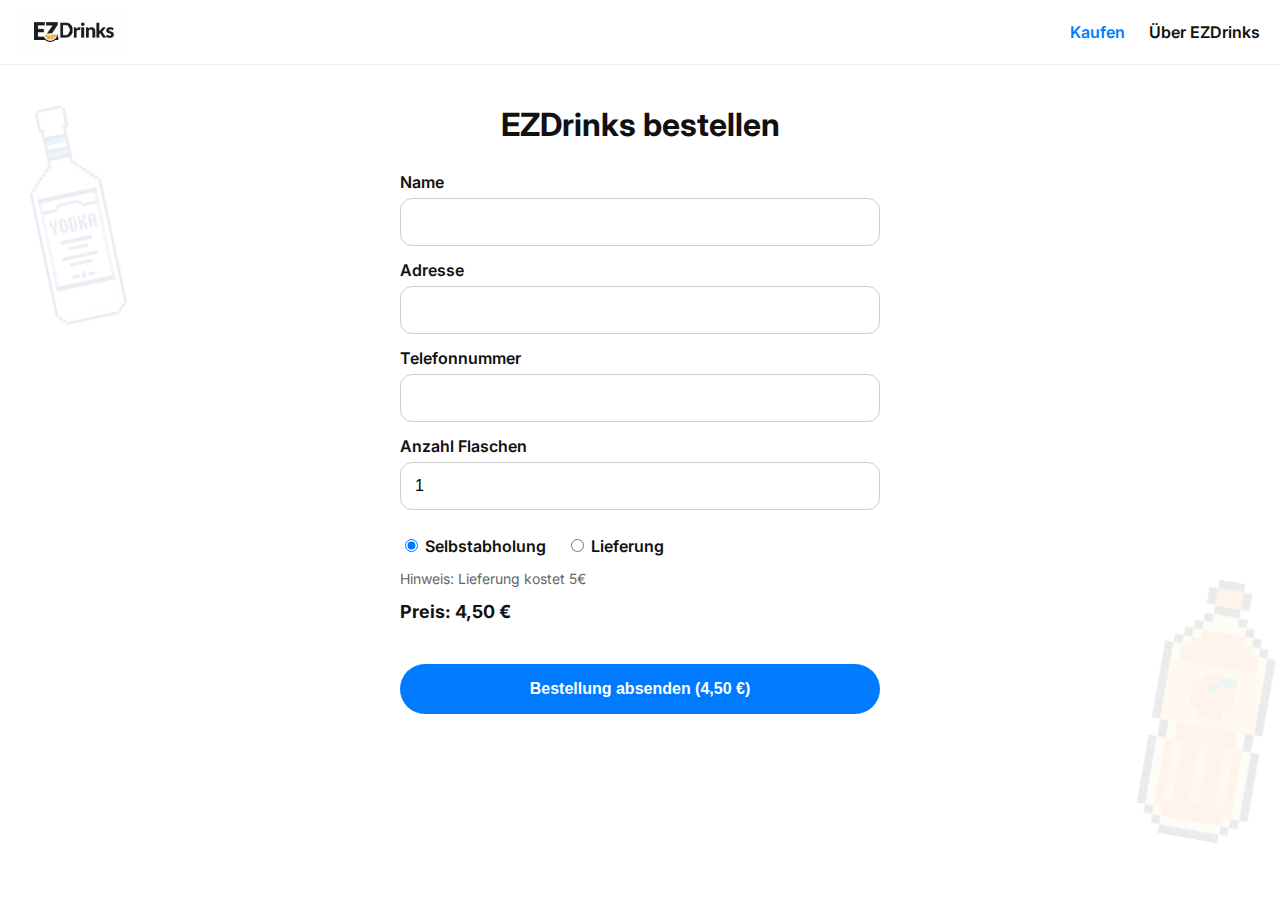
<file: index.html>
<!DOCTYPE html>
<html lang="de">
<head>
  <meta charset="UTF-8">
  <title>EZDrinks – Bestellen</title>
  <meta name="viewport" content="width=device-width, initial-scale=1.0">
  <link rel="icon" type="image/x-icon" href="favicon.ico">
  <link href="https://fonts.googleapis.com/css2?family=Inter:wght@400;600;700&display=swap" rel="stylesheet">
  <link rel="stylesheet" href="style.css">
</head>

<body class="bg-drinks">

  <!-- NAVBAR -->
  <nav class="navbar">
    <img src="EZDrinks.png" class="nav-logo" alt="EZDrinks Logo">
    <div class="nav-links">
      <a href="index.html" class="active">Kaufen</a>
      <a href="about.html">Über EZDrinks</a>
    </div>
  </nav>

  <!-- CONTENT -->
  <main class="container">
    <h1 class="title">EZDrinks bestellen</h1>

    <form action="https://formsubmit.co/ezdrinksshop@gmail.com" method="POST">

      <label>Name</label>
      <input type="text" name="name" required>

      <label>Adresse</label>
      <input type="text" name="adresse" required>

      <label>Telefonnummer</label>
      <input type="tel" name="telefon" required>

      <label>Anzahl Flaschen</label>
      <input type="number" id="flaschen" name="flaschen" min="1" value="1" required>

      <div class="radio-group">
        <label>
          <input type="radio" name="lieferart" value="Selbstabholung" checked>
          Selbstabholung
        </label>
        <label>
          <input type="radio" name="lieferart" value="Lieferung">
          Lieferung
        </label>
      </div>

      <p class="hint">Hinweis: Lieferung kostet 5€</p>
      <p class="price">Preis: <span id="preis">4,50 €</span></p>

      <button type="submit" id="orderButton">
        Bestellung absenden (4,50 €)
      </button>

    </form>
  </main>

  <script>
    const pricePerBottle = 4.5;
    const deliveryCost = 5;

    const bottleInput = document.getElementById("flaschen");
    const priceText = document.getElementById("preis");
    const orderButton = document.getElementById("orderButton");
    const radios = document.querySelectorAll('input[name="lieferart"]');

    function updatePrice() {
      let total = bottleInput.value * pricePerBottle;
      if (document.querySelector('input[name="lieferart"]:checked').value === "Lieferung") {
        total += deliveryCost;
      }
      const formatted = total.toFixed(2).replace(".", ",") + " €";
      priceText.textContent = formatted;
      orderButton.textContent = `Bestellung absenden (${formatted})`;
    }

    bottleInput.addEventListener("input", updatePrice);
    radios.forEach(r => r.addEventListener("change", updatePrice));
    updatePrice();
  </script>

</body>
</html>
</file>
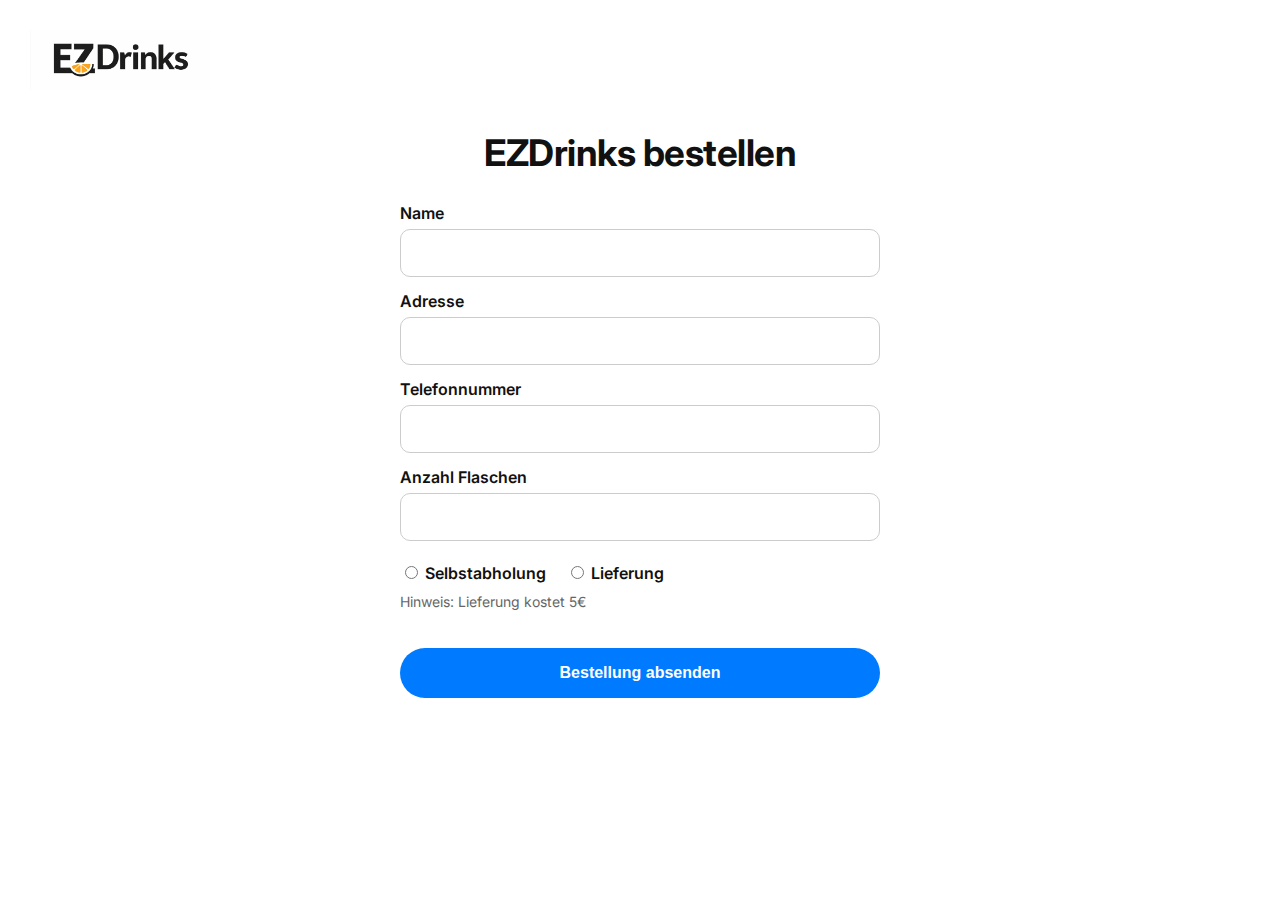
<file: EZDrinks/EZDrinks/index.html>
<!DOCTYPE html>
<html lang="de">
<head>
  <meta charset="UTF-8">
  <title>EZDrinks – Bestellen</title>

  <!-- Mobile scaling -->
  <meta name="viewport" content="width=device-width, initial-scale=1.0">

  <!-- Google Font -->
  <link href="https://fonts.googleapis.com/css2?family=Inter:wght@400;600;700&display=swap" rel="stylesheet">

  <link rel="stylesheet" href="style.css">
  <link rel="icon" type="image/x-icon" href="favicon.ico">
</head>
<body>

  <!-- Logo -->
  <img src="EZDrinks.png" alt="EZDrinks Logo" class="logo">

  <!-- Content -->
  <main class="container">

    <h1 class="title">EZDrinks bestellen</h1>

    <form action="https://formsubmit.co/ezdrinksshop@gmail.com" method="POST">

      <label>Name</label>
      <input type="text" name="name" required>

      <label>Adresse</label>
      <input type="text" name="adresse" required>

      <label>Telefonnummer</label>
      <input type="tel" name="telefon" required>

      <label>Anzahl Flaschen</label>
      <input type="number" name="flaschen" min="1" required>

      <div class="radio-group">
        <label><input type="radio" name="lieferart" value="Selbstabholung" required> Selbstabholung</label>
        <label><input type="radio" name="lieferart" value="Lieferung"> Lieferung</label>
      </div>

      <p class="hint">Hinweis: Lieferung kostet 5€</p>

      <button type="submit">Bestellung absenden</button>

    </form>

  </main>

</body>
</html>
</file>
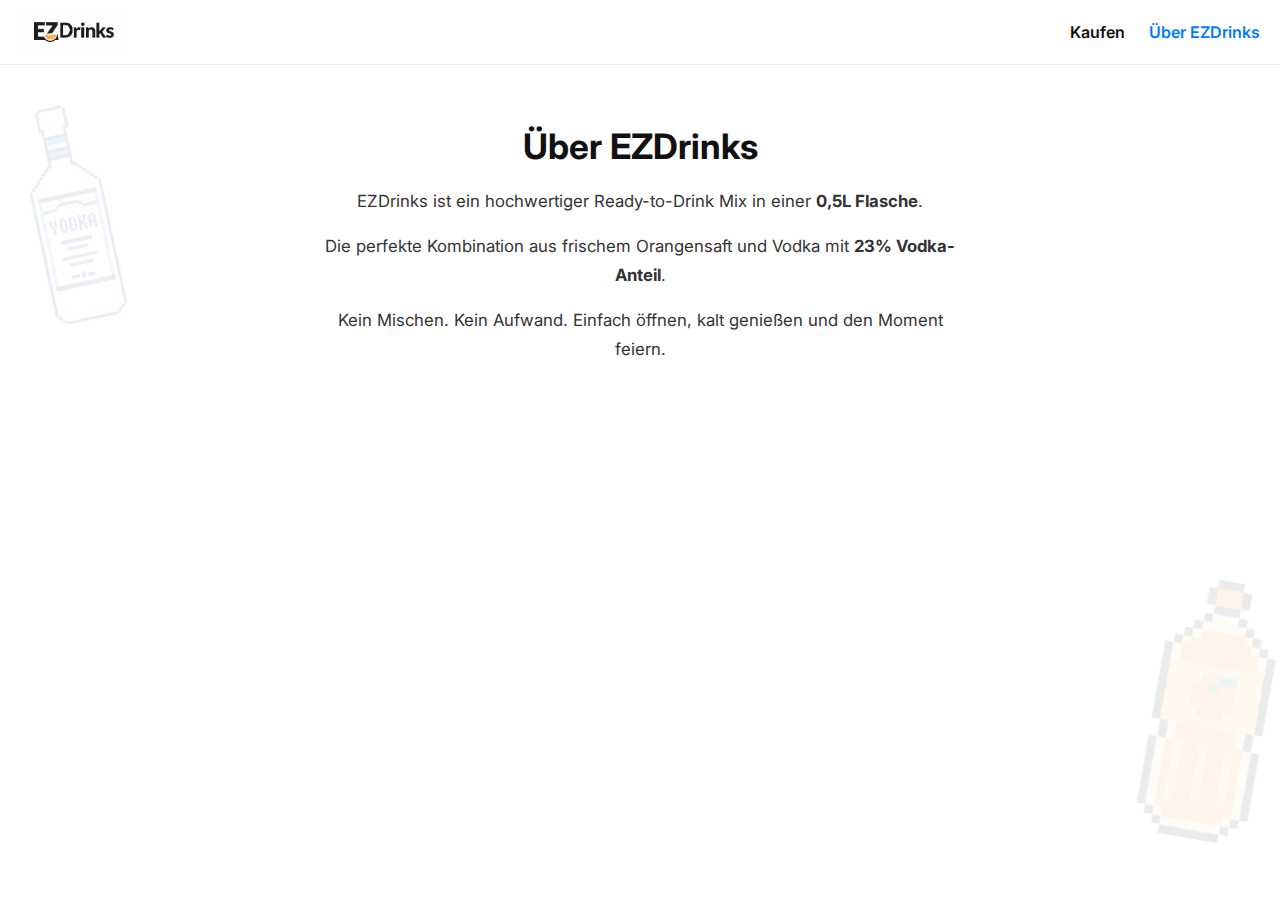
<file: about.html>
<!DOCTYPE html>
<html lang="de">
<head>
  <meta charset="UTF-8">
  <title>EZDrinks – Über EZDrinks</title>
  <meta name="viewport" content="width=device-width, initial-scale=1.0">
  <link rel="icon" type="image/x-icon" href="favicon.ico">
  <link href="https://fonts.googleapis.com/css2?family=Inter:wght@400;600;700&display=swap" rel="stylesheet">
  <link rel="stylesheet" href="style.css">
</head>

<body class="bg-drinks">

  <!-- NAVBAR -->
  <nav class="navbar">
    <img src="EZDrinks.png" class="nav-logo" alt="EZDrinks Logo">
    <div class="nav-links">
      <a href="index.html">Kaufen</a>
      <a href="about.html" class="active">Über EZDrinks</a>
    </div>
  </nav>

  <!-- ABOUT -->
  <section class="about-page">
    <h1>Über EZDrinks</h1>

    <p>
      EZDrinks ist ein hochwertiger Ready-to-Drink Mix in einer
      <strong>0,5L Flasche</strong>.
    </p>

    <p>
      Die perfekte Kombination aus frischem Orangensaft und Vodka mit
      <strong>23% Vodka-Anteil</strong>.
    </p>

    <p>
      Kein Mischen. Kein Aufwand.
      Einfach öffnen, kalt genießen und den Moment feiern.
    </p>
  </section>

</body>
</html>
</file>
<file: style.css>
* {
  box-sizing: border-box;
}

body {
  margin: 0;
  font-family: 'Inter', Arial, sans-serif;
  background: white;
  color: #111;
  overflow-x: hidden;
}

/* BACKGROUND DRINKS */
.bg-drinks {
  position: relative;
}

.bg-drinks::before,
.bg-drinks::after {
  content: "";
  position: fixed;
  width: 260px;
  height: 260px;
  background-size: contain;
  background-repeat: no-repeat;
  opacity: 0.08;
  pointer-events: none;
  z-index: 0;
}

/* Vodka bottle */
.bg-drinks::before {
  background-image: url("vodka.png");
  top: 80px;
  left: -60px;
  transform: rotate(-12deg);
}

/* Orange juice bottle */
.bg-drinks::after {
  background-image: url("orange.png");
  bottom: 60px;
  right: -60px;
  transform: rotate(10deg);
}

/* NAVBAR */
.navbar {
  position: sticky;
  top: 0;
  z-index: 10;
  background: white;
  display: flex;
  align-items: center;
  justify-content: space-between;
  padding: 14px 20px;
  border-bottom: 1px solid #eee;
}

.nav-logo {
  height: 36px;
}

.nav-links a {
  margin-left: 20px;
  text-decoration: none;
  font-weight: 600;
  color: #111;
}

.nav-links a.active {
  color: #007bff;
}

/* MAIN CONTAINER */
.container {
  position: relative;
  z-index: 1;
  width: 100%;
  max-width: 420px;
  margin: 40px auto;
  padding: 0 20px;
}

/* TITLE */
.title {
  text-align: center;
  font-size: 2rem;
  font-weight: 700;
  margin-bottom: 28px;
}

/* FORM */
label {
  display: block;
  margin-top: 14px;
  font-weight: 600;
}

input[type="text"],
input[type="tel"],
input[type="number"] {
  width: 100%;
  padding: 14px;
  margin-top: 6px;
  font-size: 16px;
  border: 1px solid #ccc;
  border-radius: 12px;
}

input:focus {
  outline: none;
  border-color: #007bff;
}

/* RADIO */
.radio-group {
  display: flex;
  gap: 20px;
  margin-top: 12px;
}

/* HINT */
.hint {
  margin-top: 14px;
  font-size: 14px;
  color: #666;
}

/* PRICE */
.price {
  margin-top: 6px;
  font-size: 18px;
  font-weight: 700;
  color: #111;
}

/* BUTTON */
button {
  margin-top: 24px;
  width: 100%;
  padding: 16px;
  background: #007bff;
  color: white;
  border: none;
  border-radius: 999px;
  font-size: 16px;
  font-weight: 600;
  cursor: pointer;
  transition: background 0.2s ease, transform 0.1s ease;
}

button:hover {
  background: #0066d6;
}

button:active {
  transform: scale(0.98);
}

/* ABOUT PAGE */
.about-page {
  position: relative;
  z-index: 1;
  max-width: 700px;
  margin: 60px auto;
  padding: 0 20px;
  text-align: center;
}

.about-page h1 {
  font-size: 2.2rem;
  margin-bottom: 20px;
}

.about-page p {
  font-size: 1.05rem;
  line-height: 1.7;
  color: #333;
  margin-bottom: 16px;
}

/* MOBILE TUNING */
@media (max-width: 600px) {
  .bg-drinks::before,
  .bg-drinks::after {
    width: 200px;
    height: 200px;
    opacity: 0.06;
  }
}

/* DESKTOP */
@media (min-width: 900px) {
  .container {
    max-width: 520px;
  }
}
</file>
<file: EZDrinks/EZDrinks/style.css>
/* RESET */
* {
  box-sizing: border-box;
}

/* BODY */
body {
  margin: 0;
  font-family: 'Inter', Arial, sans-serif;
  background: white;
  color: #111;
}

/* LOGO */
.logo {
  position: absolute;
  top: 20px;
  left: 20px;
  width: 140px;
}

/* MAIN CONTAINER */
.container {
  width: 100%;
  max-width: 420px;
  margin: 110px auto 40px;
  padding: 0 20px;
}

/* TITLE */
.title {
  text-align: center;
  font-size: 2rem;
  font-weight: 700;
  margin-bottom: 28px;
  letter-spacing: -0.5px;
}

/* FORM */
form {
  width: 100%;
}

/* LABELS */
label {
  display: block;
  margin-top: 14px;
  font-weight: 600;
}

/* INPUTS */
input[type="text"],
input[type="tel"],
input[type="number"] {
  width: 100%;
  padding: 14px;
  margin-top: 6px;
  font-size: 16px; /* prevents mobile zoom */
  border: 1px solid #ccc;
  border-radius: 10px;
}

/* INPUT FOCUS */
input:focus {
  outline: none;
  border-color: #007bff;
}

/* RADIO GROUP */
.radio-group {
  display: flex;
  gap: 20px;
  margin-top: 8px;
}

.radio-group label {
  font-weight: 600;
}

/* HINT */
.hint {
  margin-top: 10px;
  color: #666;
  font-size: 14px;
}

/* BUTTON */
button {
  margin-top: 24px;
  width: 100%;
  padding: 16px;
  background: #007bff;
  color: white;
  border: none;
  border-radius: 999px; /* ROUND */
  font-size: 16px;
  font-weight: 600;
  cursor: pointer;
  transition: background 0.2s ease, transform 0.1s ease;
}

button:hover {
  background: #0066d6;
}

button:active {
  transform: scale(0.98);
}

/* DESKTOP */
@media (min-width: 900px) {

  .container {
    max-width: 520px;
    margin-top: 130px;
  }

  .logo {
    width: 180px;
    top: 30px;
    left: 30px;
  }

  .title {
    font-size: 2.3rem;
  }
}
</file>
